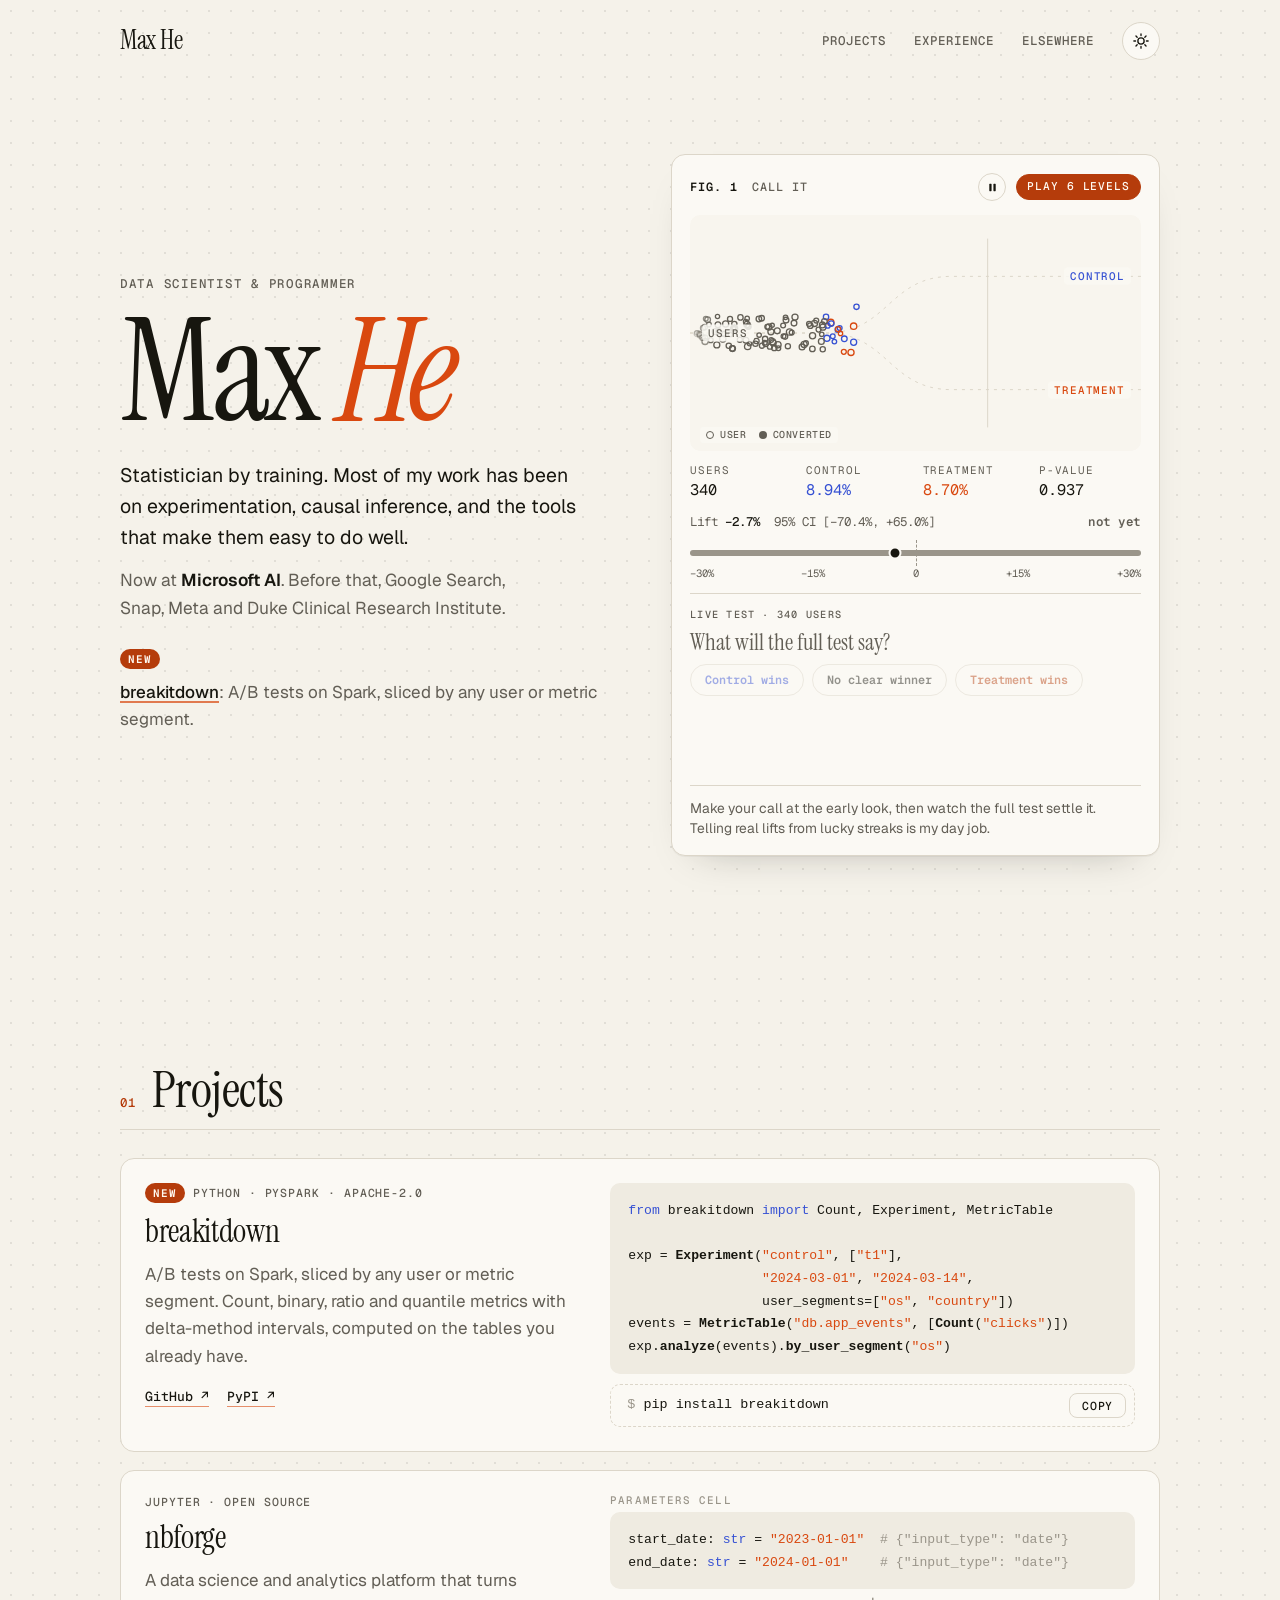
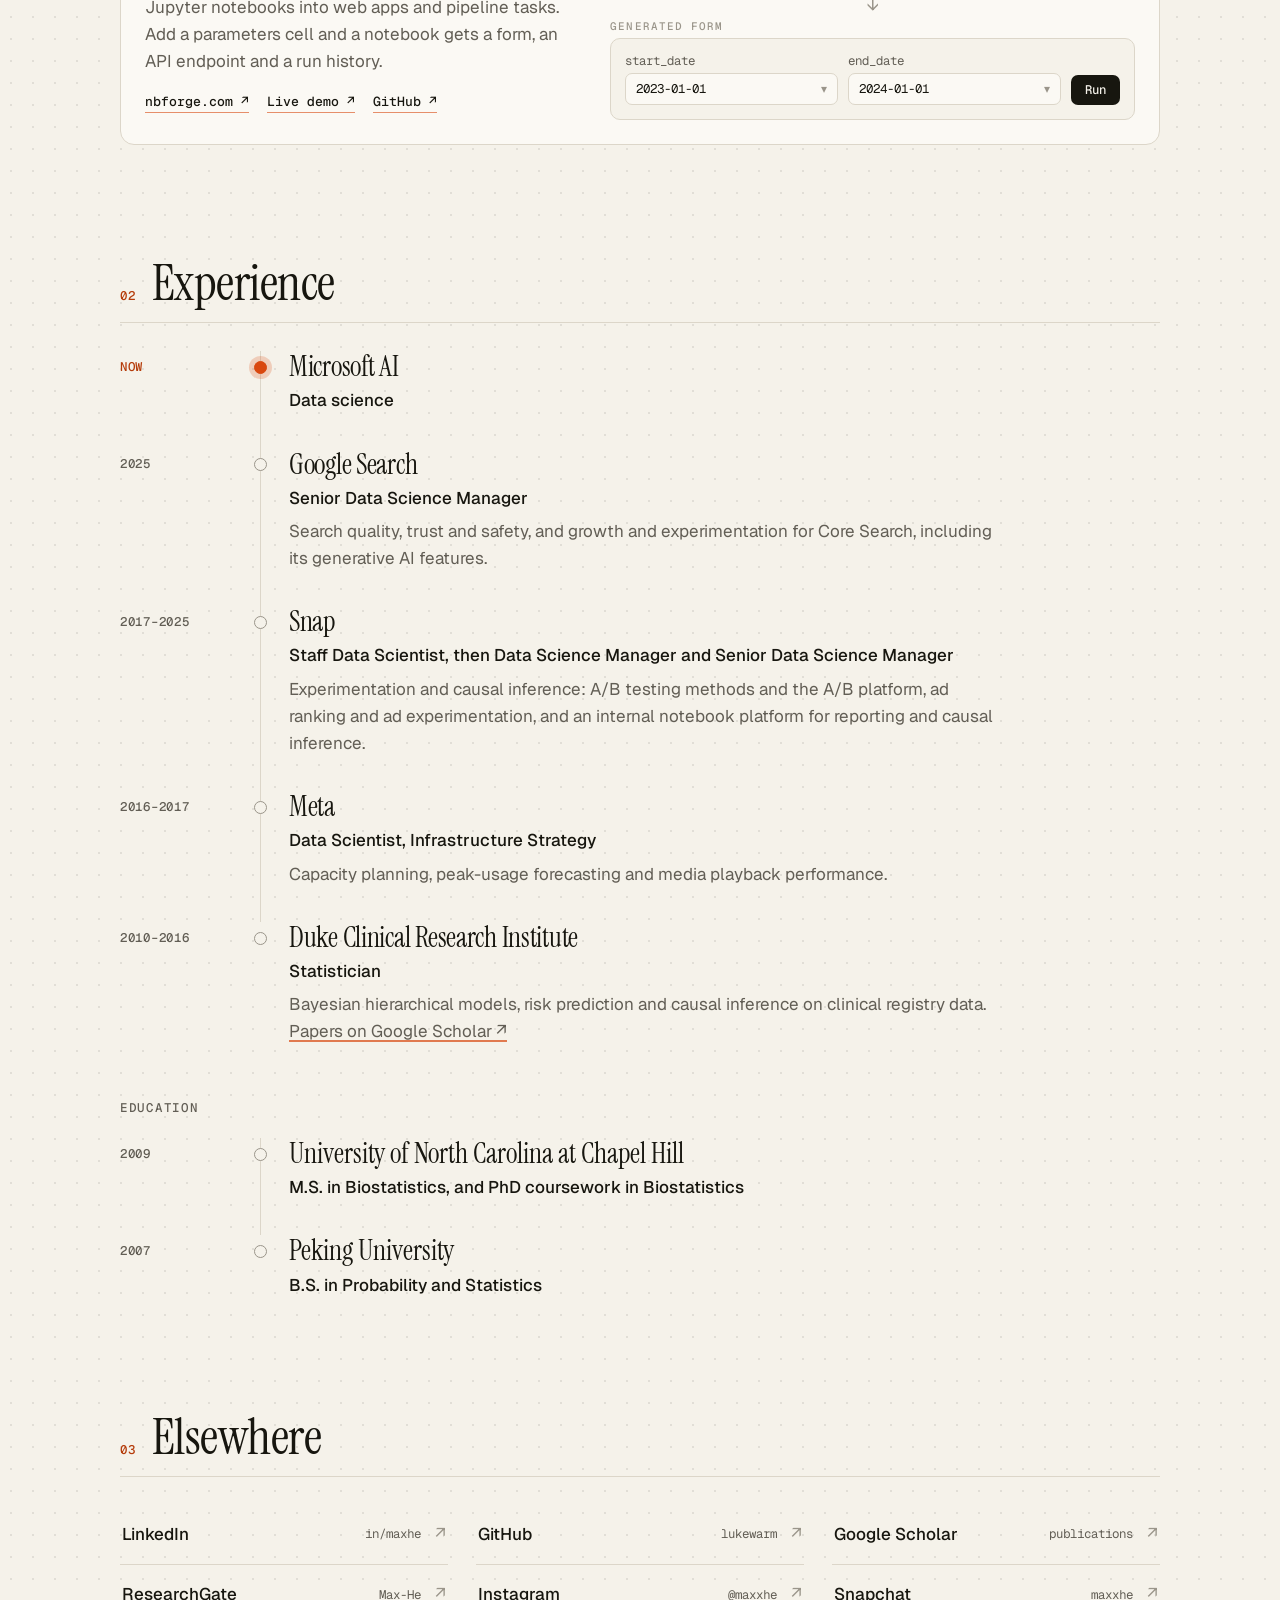
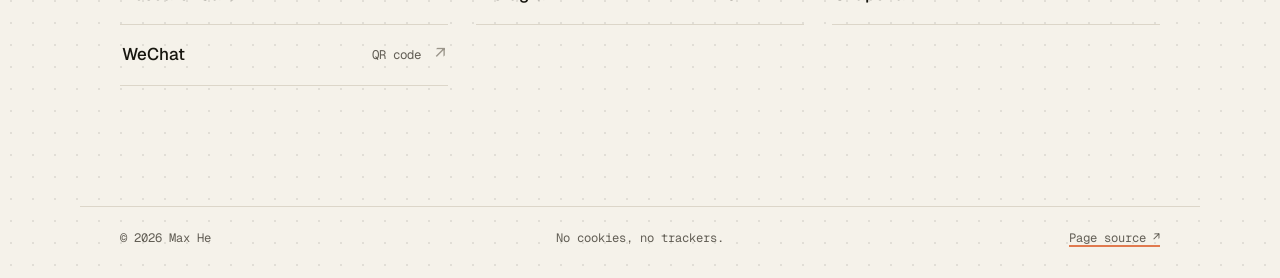
<file: index.html>
<!doctype html>
<html lang="en">
<head>
  <meta charset="utf-8">
  <meta name="viewport" content="width=device-width, initial-scale=1">
  <title>Max He · Data scientist &amp; programmer</title>
  <meta name="description" content="Max He is a data scientist and programmer at Microsoft AI, working on experimentation, A/B testing and causal inference. Formerly at Google, Snap and Meta.">
  <meta name="author" content="Max He">
  <meta name="robots" content="index, follow, max-image-preview:large, max-snippet:-1">
  <link rel="canonical" href="https://maxhe.org/">
  <meta name="color-scheme" content="light dark">
  <meta name="theme-color" content="#f5f2ea" media="(prefers-color-scheme: light)">
  <meta name="theme-color" content="#0f0f0e" media="(prefers-color-scheme: dark)">

  <meta property="og:type" content="profile">
  <meta property="og:site_name" content="Max He">
  <meta property="profile:first_name" content="Max">
  <meta property="profile:last_name" content="He">
  <meta property="og:locale" content="en_US">
  <meta property="og:url" content="https://maxhe.org/">
  <meta property="og:title" content="Max He · Data scientist &amp; programmer">
  <meta property="og:description" content="Statistician by training. Experimentation, causal inference and the tools that make them easy. Now at Microsoft AI.">
  <meta property="og:image" content="https://maxhe.org/images/og.png">
  <meta property="og:image:width" content="1200">
  <meta property="og:image:height" content="630">
  <meta property="og:image:alt" content="Max He, data scientist and programmer, with a live A/B test figure">
  <meta name="twitter:card" content="summary_large_image">
  <meta name="twitter:title" content="Max He · Data scientist &amp; programmer">
  <meta name="twitter:description" content="Statistician by training. Experimentation, causal inference and the tools that make them easy. Now at Microsoft AI.">
  <meta name="twitter:image" content="https://maxhe.org/images/og.png">

  <link rel="icon" href="/favicon.svg" type="image/svg+xml">
  <link rel="icon" href="/favicon.ico" sizes="any">
  <link rel="apple-touch-icon" href="/apple-touch-icon.png">

  <script>
    try {
      var theme = localStorage.getItem("theme");
      if (theme === "light" || theme === "dark") document.documentElement.dataset.theme = theme;
    } catch (e) {}
  </script>
  <link rel="preconnect" href="https://fonts.googleapis.com">
  <link rel="preconnect" href="https://fonts.gstatic.com" crossorigin>
  <link rel="stylesheet" href="https://fonts.googleapis.com/css2?family=Geist:wght@400;500;600&amp;family=Geist+Mono:wght@400;500;600&amp;family=Instrument+Serif:ital@0;1&amp;display=swap">
  <link rel="stylesheet" href="/assets/site.css">

  <script type="application/ld+json">
  {
    "@context": "https://schema.org",
    "@graph": [
      {
        "@type": "ProfilePage",
        "@id": "https://maxhe.org/#page",
        "url": "https://maxhe.org/",
        "name": "Max He · Data scientist & programmer",
        "inLanguage": "en",
        "dateModified": "2026-11-07",
        "mainEntity": { "@id": "https://maxhe.org/#person" },
        "isPartOf": { "@id": "https://maxhe.org/#website" }
      },
      {
        "@type": "WebSite",
        "@id": "https://maxhe.org/#website",
        "url": "https://maxhe.org/",
        "name": "Max He",
        "publisher": { "@id": "https://maxhe.org/#person" }
      },
      {
        "@type": "Person",
        "@id": "https://maxhe.org/#person",
        "name": "Max He",
        "url": "https://maxhe.org/",
        "description": "Data scientist and programmer at Microsoft AI. Statistician by training, working on experimentation, causal inference and the tools that make them easy to do well.",
        "jobTitle": "Data Scientist",
        "worksFor": { "@type": "Organization", "name": "Microsoft AI" },
        "alumniOf": [
          { "@type": "CollegeOrUniversity", "name": "University of North Carolina at Chapel Hill", "sameAs": "https://en.wikipedia.org/wiki/University_of_North_Carolina_at_Chapel_Hill" },
          { "@type": "CollegeOrUniversity", "name": "Peking University", "sameAs": "https://en.wikipedia.org/wiki/Peking_University" },
          { "@type": "Organization", "name": "Google" },
          { "@type": "Organization", "name": "Snap Inc." },
          { "@type": "Organization", "name": "Meta" },
          { "@type": "Organization", "name": "Duke Clinical Research Institute" }
        ],
        "knowsAbout": ["Experimentation", "A/B testing", "Causal inference", "Statistics", "Biostatistics", "Bayesian statistics", "Data science platforms", "Apache Spark", "Python"],
        "sameAs": [
          "https://www.linkedin.com/in/maxhe/",
          "https://github.com/lukewarm",
          "https://scholar.google.com/citations?user=_ZgzMYUAAAAJ",
          "https://www.researchgate.net/profile/Max-He",
          "https://instagram.com/maxxhe"
        ]
      },
      {
        "@type": "SoftwareSourceCode",
        "@id": "https://maxhe.org/#breakitdown",
        "name": "breakitdown",
        "description": "A/B tests on Spark, sliced by any user or metric segment. Count, binary, ratio and quantile metrics with delta-method intervals.",
        "url": "https://pypi.org/project/breakitdown/",
        "codeRepository": "https://github.com/lukewarm/breakitdown",
        "programmingLanguage": "Python",
        "runtimePlatform": "Apache Spark",
        "license": "https://www.apache.org/licenses/LICENSE-2.0",
        "author": { "@id": "https://maxhe.org/#person" }
      },
      {
        "@type": "SoftwareSourceCode",
        "@id": "https://maxhe.org/#nbforge",
        "name": "nbforge",
        "description": "A data science and analytics platform that turns Jupyter notebooks into web apps and pipeline tasks.",
        "url": "https://nbforge.com",
        "codeRepository": "https://github.com/lukewarm/nbforge",
        "programmingLanguage": ["Python", "JavaScript"],
        "license": "https://opensource.org/licenses/MIT",
        "author": { "@id": "https://maxhe.org/#person" }
      },
      {
        "@type": "Game",
        "@id": "https://maxhe.org/#play",
        "name": "Lucky Streak",
        "description": "A six-level browser game about the ways an A/B test can fool you: peeking, multiple testing, sample ratio mismatch, hidden segment effects, outliers and Twyman's law.",
        "url": "https://maxhe.org/#play",
        "author": { "@id": "https://maxhe.org/#person" }
      }
    ]
  }
  </script>
</head>
<body>
  <a class="skip" href="#main">Skip to content</a>

  <header class="top wrap">
    <a class="wordmark" href="/">Max He</a>
    <nav aria-label="Sections">
      <a href="#projects">Projects</a>
      <a href="#experience">Experience</a>
      <a href="#elsewhere">Elsewhere</a>
      <button class="theme-toggle" type="button" data-theme-toggle aria-label="Switch to dark theme">
        <svg class="sun" viewBox="0 0 24 24" fill="none" stroke="currentColor" stroke-width="1.8" stroke-linecap="round" aria-hidden="true">
          <circle cx="12" cy="12" r="4.2"/>
          <path d="M12 2.5v2.2M12 19.3v2.2M2.5 12h2.2M19.3 12h2.2M5.3 5.3l1.6 1.6M17.1 17.1l1.6 1.6M5.3 18.7l1.6-1.6M17.1 6.9l1.6-1.6"/>
        </svg>
        <svg class="moon" viewBox="0 0 24 24" fill="none" stroke="currentColor" stroke-width="1.8" stroke-linejoin="round" aria-hidden="true">
          <path d="M20.5 14.2A8.5 8.5 0 0 1 9.8 3.5a8.5 8.5 0 1 0 10.7 10.7Z"/>
        </svg>
      </button>
    </nav>
  </header>

  <main id="main" class="wrap">
    <section class="hero" aria-label="Introduction">
      <div>
        <p class="eyebrow">Data scientist &amp; programmer</p>
        <h1>Max <em>He</em></h1>
        <p class="lede">Statistician by training. Most of my work has been on experimentation, causal inference, and the tools that make them easy to do well.</p>
        <p class="lede">Now at <strong>Microsoft AI</strong>. Before that, Google Search, Snap, Meta and Duke Clinical Research Institute.</p>
        <p class="news"><span class="tag">New</span> <span><a href="#breakitdown">breakitdown</a>: A/B tests on Spark, sliced by any user or metric segment.</span></p>
      </div>

      <figure class="figure" id="play" data-game data-mode="demo" aria-labelledby="fig-caption">
        <div class="fig-head">
          <span class="fig-title"><b data-game-label>Fig. 1</b> <span data-game-title>Call it</span></span>
          <span class="fig-actions">
            <span class="hearts" data-game-hearts hidden></span>
            <span class="score" data-game-score hidden></span>
            <button class="icon-button" type="button" data-game-pause aria-pressed="false" aria-label="Pause" title="Pause" hidden>
              <svg class="pause-icon" viewBox="0 0 24 24" fill="currentColor" aria-hidden="true"><rect x="5" y="4" width="5" height="16" rx="1.2"/><rect x="14" y="4" width="5" height="16" rx="1.2"/></svg>
              <svg class="play-icon" viewBox="0 0 24 24" fill="currentColor" aria-hidden="true"><path d="M7 4.8v14.4a1 1 0 0 0 1.53.85l11.4-7.2a1 1 0 0 0 0-1.7L8.53 3.95A1 1 0 0 0 7 4.8Z"/></svg>
            </button>
            <button class="replay" type="button" data-game-start hidden>Play 6 levels</button>
          </span>
        </div>
        <div class="stage">
          <canvas role="img" aria-label="Users stream in, split into a control and a treatment group, and convert or not."></canvas>
          <div data-game-labels aria-hidden="true"></div>
          <div class="card" data-game-card hidden></div>
        </div>
        <div data-game-stats></div>
        <div class="console" data-game-console tabindex="-1">
          <noscript>
            <p class="console-brief">This figure is a game, and it needs JavaScript. Its six levels are classic ways an A/B test can fool you:
              calling a test early (peeking), one lucky metric out of twenty (multiple testing), a broken 50:50 split
              (sample ratio mismatch), a flat average hiding segments that moved (heterogeneous treatment effects),
              one big spender (outliers), and a result too good to be true (Twyman's law).</p>
          </noscript>
        </div>
        <figcaption id="fig-caption" data-game-caption>
          Make your call at the early look, then watch the full test settle it. Telling real lifts from lucky streaks is my day job.
        </figcaption>
        <p class="visually-hidden" aria-live="polite" data-game-live></p>
      </figure>
    </section>

    <section id="projects" class="section" aria-labelledby="projects-title">
      <div class="section-head"><span class="num">01</span><h2 id="projects-title">Projects</h2></div>
      <div class="projects">
        <article class="project" id="breakitdown">
          <div class="about">
            <div class="project-meta"><span class="tag">New</span>Python · PySpark · Apache-2.0</div>
            <h3>breakitdown</h3>
            <p>A/B tests on Spark, sliced by any user or metric segment. Count, binary, ratio and quantile metrics
              with delta-method intervals, computed on the tables you already have.</p>
            <div class="project-links">
              <a href="https://github.com/lukewarm/breakitdown" target="_blank" rel="noopener noreferrer">GitHub ↗</a>
              <a href="https://pypi.org/project/breakitdown/" target="_blank" rel="noopener noreferrer">PyPI ↗</a>
            </div>
          </div>
          <div class="code">
<pre><code><span class="kw">from</span> breakitdown <span class="kw">import</span> Count, Experiment, MetricTable

exp = <span class="fn">Experiment</span>(<span class="str">"control"</span>, [<span class="str">"t1"</span>],
                 <span class="str">"2024-03-01"</span>, <span class="str">"2024-03-14"</span>,
                 user_segments=[<span class="str">"os"</span>, <span class="str">"country"</span>])
events = <span class="fn">MetricTable</span>(<span class="str">"db.app_events"</span>, [<span class="fn">Count</span>(<span class="str">"clicks"</span>)])
exp.<span class="fn">analyze</span>(events).<span class="fn">by_user_segment</span>(<span class="str">"os"</span>)</code></pre>
            <div class="install">
              <code>pip install breakitdown</code>
              <button class="copy" type="button" data-copy="pip install breakitdown" aria-label="Copy the install command">Copy</button>
            </div>
          </div>
        </article>

        <article class="project" id="nbforge">
          <div class="about">
            <div class="project-meta">Jupyter · Open source</div>
            <h3>nbforge</h3>
            <p>A data science and analytics platform that turns Jupyter notebooks into web apps and pipeline tasks.
              Add a parameters cell and a notebook gets a form, an API endpoint and a run history.</p>
            <div class="project-links">
              <a href="https://nbforge.com" target="_blank" rel="noopener noreferrer">nbforge.com ↗</a>
              <a href="https://demo.nbforge.com" target="_blank" rel="noopener noreferrer">Live demo ↗</a>
              <a href="https://github.com/lukewarm/nbforge" target="_blank" rel="noopener noreferrer">GitHub ↗</a>
            </div>
          </div>
          <div class="nb-demo" role="group" aria-label="A notebook parameters cell becomes a form">
            <div>
              <p class="nb-label">Parameters cell</p>
<pre><code>start_date: <span class="kw">str</span> = <span class="str">"2023-01-01"</span>  <span class="cm"># {"input_type": "date"}</span>
end_date: <span class="kw">str</span> = <span class="str">"2024-01-01"</span>    <span class="cm"># {"input_type": "date"}</span></code></pre>
            </div>
            <span class="nb-arrow" aria-hidden="true">↓</span>
            <div>
              <p class="nb-label">Generated form</p>
              <div class="nb-form" aria-hidden="true">
                <div class="nb-field">start_date<span class="nb-input">2023-01-01 <span class="caret">▾</span></span></div>
                <div class="nb-field">end_date<span class="nb-input">2024-01-01 <span class="caret">▾</span></span></div>
                <span class="nb-run">Run</span>
              </div>
            </div>
          </div>
        </article>
      </div>
    </section>

    <section id="experience" class="section" aria-labelledby="experience-title">
      <div class="section-head"><span class="num">02</span><h2 id="experience-title">Experience</h2></div>
      <ol class="timeline">
        <li class="now">
          <span class="when">Now</span>
          <div class="what">
            <h3 class="org">Microsoft AI</h3>
            <p class="role">Data science</p>
          </div>
        </li>
        <li>
          <span class="when">2025</span>
          <div class="what">
            <h3 class="org">Google Search</h3>
            <p class="role">Senior Data Science Manager</p>
            <p class="focus">Search quality, trust and safety, and growth and experimentation for Core Search, including its generative AI features.</p>
          </div>
        </li>
        <li>
          <span class="when">2017–2025</span>
          <div class="what">
            <h3 class="org">Snap</h3>
            <p class="role">Staff Data Scientist, then Data Science Manager and Senior Data Science Manager</p>
            <p class="focus">Experimentation and causal inference: A/B testing methods and the A/B platform, ad ranking and ad experimentation, and an internal notebook platform for reporting and causal inference.</p>
          </div>
        </li>
        <li>
          <span class="when">2016–2017</span>
          <div class="what">
            <h3 class="org">Meta</h3>
            <p class="role">Data Scientist, Infrastructure Strategy</p>
            <p class="focus">Capacity planning, peak-usage forecasting and media playback performance.</p>
          </div>
        </li>
        <li>
          <span class="when">2010–2016</span>
          <div class="what">
            <h3 class="org">Duke Clinical Research Institute</h3>
            <p class="role">Statistician</p>
            <p class="focus">Bayesian hierarchical models, risk prediction and causal inference on clinical registry data.
              <a href="https://go.maxhe.org/gs" target="_blank" rel="noopener noreferrer">Papers on Google Scholar ↗</a></p>
          </div>
        </li>
      </ol>

      <h3 class="subhead">Education</h3>
      <ol class="timeline">
        <li>
          <span class="when">2009</span>
          <div class="what">
            <p class="org">University of North Carolina at Chapel Hill</p>
            <p class="role">M.S. in Biostatistics, and PhD coursework in Biostatistics</p>
          </div>
        </li>
        <li>
          <span class="when">2007</span>
          <div class="what">
            <p class="org">Peking University</p>
            <p class="role">B.S. in Probability and Statistics</p>
          </div>
        </li>
      </ol>
    </section>

    <section id="elsewhere" class="section" aria-labelledby="elsewhere-title">
      <div class="section-head"><span class="num">03</span><h2 id="elsewhere-title">Elsewhere</h2></div>
      <ul class="links">
        <li><a href="https://linkedin.com/in/maxhe" target="_blank" rel="me noopener noreferrer"><span class="name">LinkedIn</span><span class="handle">in/maxhe</span><span class="arrow" aria-hidden="true">↗</span></a></li>
        <li><a href="https://github.com/lukewarm" target="_blank" rel="me noopener noreferrer"><span class="name">GitHub</span><span class="handle">lukewarm</span><span class="arrow" aria-hidden="true">↗</span></a></li>
        <li><a href="https://go.maxhe.org/gs" target="_blank" rel="me noopener noreferrer"><span class="name">Google Scholar</span><span class="handle">publications</span><span class="arrow" aria-hidden="true">↗</span></a></li>
        <li><a href="https://www.researchgate.net/profile/Max-He" target="_blank" rel="me noopener noreferrer"><span class="name">ResearchGate</span><span class="handle">Max-He</span><span class="arrow" aria-hidden="true">↗</span></a></li>
        <li><a href="https://instagram.com/maxxhe" target="_blank" rel="me noopener noreferrer"><span class="name">Instagram</span><span class="handle">@maxxhe</span><span class="arrow" aria-hidden="true">↗</span></a></li>
        <li><a href="https://snapchat.com/add/maxxhe" target="_blank" rel="me noopener noreferrer"><span class="name">Snapchat</span><span class="handle">maxxhe</span><span class="arrow" aria-hidden="true">↗</span></a></li>
        <li><a href="/images/wechat_qr.jpg" data-open-wechat><span class="name">WeChat</span><span class="handle">QR code</span><span class="arrow" aria-hidden="true">↗</span></a></li>
      </ul>
    </section>
  </main>

  <footer class="foot wrap">
    <span>© <span data-year>2026</span> Max He</span>
    <span>No cookies, no trackers.</span>
    <a href="https://github.com/lukewarm/lukewarm.github.io" target="_blank" rel="noopener noreferrer">Page source ↗</a>
  </footer>

  <dialog id="wechat" aria-labelledby="wechat-title">
    <h2 id="wechat-title" class="visually-hidden">WeChat</h2>
    <img src="/images/wechat_qr.jpg" alt="WeChat QR code for Max He" width="548" height="549" loading="lazy">
    <p>Scan with WeChat to connect.</p>
    <form method="dialog"><button type="submit">Close</button></form>
  </dialog>

  <script src="/assets/site.js" defer></script>
  <script src="/assets/game.js" defer></script>
</body>
</html>
</file>
<file: assets/site.css>
/* maxhe.org: paper and ink, with one live experiment. */

:root {
  --paper: #f5f2ea;
  --surface: #fbf9f4;
  --ink: #17160f;
  --muted: #625e55;
  --faint: #9a958a;
  --rule: #dcd6c9;
  --code: #efebe1;
  --control: #3651d3;
  --treatment: #d9480f;
  --accent: #d9480f;
  --accent-text: #b53c0b; /* the accent, dark enough for small text (AA) */
  --good: #237032;
  --bad: #c92a2a;
  --on-accent: #fffaf2;

  --serif: "Instrument Serif", ui-serif, Georgia, "Times New Roman", serif;
  --sans: "Geist", ui-sans-serif, system-ui, -apple-system, "Segoe UI", Roboto, sans-serif;
  --mono: "Geist Mono", ui-monospace, "SFMono-Regular", Menlo, Consolas, monospace;
  --radius: 14px;
  --gutter: clamp(16px, 4vw, 40px);
  --max: 1120px;
  color-scheme: light;
}

@media (prefers-color-scheme: dark) {
  :root:not([data-theme="light"]) {
    --paper: #0f0f0e;
    --surface: #171715;
    --ink: #ede8dc;
    --muted: #a39f94;
    --faint: #6f6b63;
    --rule: #2c2b27;
    --code: #1e1d1a;
    --control: #8fa3ff;
    --treatment: #ff8b4f;
    --accent: #ff8b4f;
    --accent-text: #ff8b4f;
    --good: #69db7c;
    --bad: #ff8787;
    --on-accent: #17160f;
    color-scheme: dark;
  }
}

:root[data-theme="dark"] {
  --paper: #0f0f0e;
  --surface: #171715;
  --ink: #ede8dc;
  --muted: #a39f94;
  --faint: #6f6b63;
  --rule: #2c2b27;
  --code: #1e1d1a;
  --control: #8fa3ff;
  --treatment: #ff8b4f;
  --accent: #ff8b4f;
  --accent-text: #ff8b4f;
  --good: #69db7c;
  --bad: #ff8787;
  --on-accent: #17160f;
  color-scheme: dark;
}

*,
*::before,
*::after {
  box-sizing: border-box;
}

html {
  scroll-behavior: smooth;
  -webkit-text-size-adjust: 100%;
}

body {
  margin: 0;
  background-color: var(--paper);
  background-image: radial-gradient(color-mix(in oklab, var(--ink) 9%, transparent) 1px, transparent 1.2px);
  background-size: 22px 22px;
  color: var(--ink);
  font: 400 17px/1.6 var(--sans);
  -webkit-font-smoothing: antialiased;
  text-rendering: optimizeLegibility;
}

a {
  color: inherit;
  text-decoration-color: color-mix(in oklab, var(--accent) 70%, transparent);
  text-decoration-thickness: 1.5px;
  text-underline-offset: 3px;
}

a:hover {
  text-decoration-color: var(--accent);
}

:focus-visible {
  outline: 2px solid var(--accent);
  outline-offset: 3px;
  border-radius: 4px;
}

.skip {
  position: absolute;
  left: var(--gutter);
  top: -60px;
  padding: 8px 14px;
  background: var(--ink);
  color: var(--paper);
  border-radius: 8px;
  z-index: 10;
}

.skip:focus {
  top: 12px;
}

.visually-hidden {
  position: absolute;
  width: 1px;
  height: 1px;
  margin: -1px;
  padding: 0;
  overflow: hidden;
  clip: rect(0 0 0 0);
  white-space: nowrap;
  border: 0;
}

.wrap {
  width: 100%;
  max-width: var(--max);
  margin: 0 auto;
  padding: 0 var(--gutter);
}

/* ------------------------------------------------------------------ header */

.top {
  display: flex;
  align-items: center;
  justify-content: space-between;
  gap: 16px;
  padding-top: 22px;
  padding-bottom: 22px;
}

.wordmark {
  font: 400 1.6rem/1 var(--serif);
  text-decoration: none;
  letter-spacing: -0.01em;
}

.top nav {
  display: flex;
  align-items: center;
  gap: clamp(12px, 3vw, 28px);
  font: 500 0.78rem/1 var(--mono);
  letter-spacing: 0.08em;
  text-transform: uppercase;
}

.top nav a {
  text-decoration: none;
  color: var(--muted);
}

.top nav a:hover {
  color: var(--ink);
}

.theme-toggle {
  display: inline-grid;
  place-items: center;
  width: 38px;
  height: 38px;
  border: 1px solid var(--rule);
  border-radius: 999px;
  background: var(--surface);
  color: var(--ink);
  cursor: pointer;
}

.theme-toggle svg {
  width: 18px;
  height: 18px;
}

.theme-toggle .moon,
:root[data-theme="dark"] .theme-toggle .sun {
  display: none;
}

:root[data-theme="dark"] .theme-toggle .moon {
  display: block;
}

@media (prefers-color-scheme: dark) {
  :root:not([data-theme="light"]) .theme-toggle .sun {
    display: none;
  }

  :root:not([data-theme="light"]) .theme-toggle .moon {
    display: block;
  }
}

/* -------------------------------------------------------------------- hero */

.hero {
  display: grid;
  grid-template-columns: minmax(0, 1fr) minmax(0, 1.02fr);
  gap: clamp(32px, 6vw, 72px);
  align-items: center;
  padding-top: clamp(28px, 6vw, 72px);
  padding-bottom: clamp(48px, 8vw, 96px);
}

.eyebrow {
  margin: 0 0 18px;
  font: 500 0.78rem/1.2 var(--mono);
  letter-spacing: 0.14em;
  text-transform: uppercase;
  color: var(--muted);
}

h1 {
  margin: 0;
  font: 400 clamp(4.2rem, 12vw, 9rem)/0.86 var(--serif);
  letter-spacing: -0.025em;
}

h1 em {
  color: var(--accent);
}

.lede {
  max-width: 36ch;
  margin: 26px 0 0;
  font-size: clamp(1.08rem, 1.6vw, 1.22rem);
}

.lede + .lede {
  margin-top: 14px;
  color: var(--muted);
  font-size: clamp(1rem, 1.4vw, 1.08rem);
}

.lede strong {
  font-weight: 600;
  color: var(--ink);
}

.news {
  display: flex;
  flex-wrap: wrap;
  align-items: baseline;
  gap: 10px;
  margin: 26px 0 0;
  color: var(--muted);
}

.tag {
  display: inline-block;
  padding: 3px 8px 2px;
  border-radius: 999px;
  background: var(--accent-text);
  color: var(--on-accent);
  font: 600 0.68rem/1.4 var(--mono);
  letter-spacing: 0.1em;
  text-transform: uppercase;
}

.news a {
  color: var(--ink);
  font-weight: 500;
}

/* ------------------------------------------------------------- the figure */

.figure {
  margin: 0;
  padding: 18px 18px 16px;
  scroll-margin-top: 16px;
  background: var(--surface);
  border: 1px solid var(--rule);
  border-radius: var(--radius);
  box-shadow: 0 1px 0 color-mix(in oklab, var(--ink) 4%, transparent), 0 18px 40px -28px color-mix(in oklab, var(--ink) 35%, transparent);
}

.fig-head {
  display: flex;
  align-items: center;
  justify-content: space-between;
  gap: 12px;
  font: 500 0.74rem/1 var(--mono);
  letter-spacing: 0.08em;
  text-transform: uppercase;
  color: var(--muted);
}

.fig-head b {
  color: var(--ink);
  font-weight: 600;
}

.replay {
  display: inline-flex;
  align-items: center;
  gap: 6px;
  padding: 6px 10px;
  border: 1px solid var(--rule);
  border-radius: 999px;
  background: transparent;
  color: var(--ink);
  font: 500 0.7rem/1 var(--mono);
  letter-spacing: 0.08em;
  text-transform: uppercase;
  cursor: pointer;
}

.replay:hover {
  border-color: var(--ink);
}

.stage {
  position: relative;
  margin: 14px 0 12px;
  height: clamp(190px, 22vw, 236px);
  border-radius: 10px;
  background: color-mix(in oklab, var(--paper) 55%, var(--surface));
  overflow: hidden;
}

.stage canvas {
  display: block;
  width: 100%;
  height: 100%;
}

.lane {
  position: absolute;
  right: 10px;
  transform: translateY(-50%);
  padding: 3px 6px;
  border-radius: 4px;
  background: color-mix(in oklab, var(--surface) 85%, transparent);
  font: 500 0.68rem/1 var(--mono);
  letter-spacing: 0.08em;
  text-transform: uppercase;
}

.lane.control {
  top: 26%;
  color: var(--control);
}

.lane.treatment {
  top: 74%;
  color: var(--treatment);
}

.lane.users {
  left: 12px;
  right: auto;
  top: 50%;
  color: var(--muted);
}

.readout {
  display: grid;
  grid-template-columns: repeat(4, minmax(0, 1fr));
  gap: 10px 14px;
  margin: 0;
  font: 400 0.8rem/1.3 var(--mono);
  font-variant-numeric: tabular-nums;
}

.readout div {
  min-width: 0;
}

.readout dt {
  color: var(--muted);
  font-size: 0.68rem;
  letter-spacing: 0.08em;
  text-transform: uppercase;
}

.readout dd {
  margin: 3px 0 0;
  color: var(--ink);
  font-size: 0.95rem;
  white-space: nowrap;
}

.readout .control-value {
  color: var(--control);
}

.readout .treatment-value {
  color: var(--treatment);
}

.ci {
  margin-top: 14px;
}

.ci-row {
  display: flex;
  flex-wrap: wrap;
  align-items: baseline;
  justify-content: space-between;
  gap: 2px 12px;
  font: 400 0.78rem/1.3 var(--mono);
  font-variant-numeric: tabular-nums;
  color: var(--muted);
}

.ci-row strong {
  color: var(--ink);
  font-weight: 500;
}

.verdict {
  font-weight: 600;
  letter-spacing: 0.04em;
  white-space: nowrap;
}

.verdict[data-kind="up"] {
  color: var(--good);
}

.verdict[data-kind="down"] {
  color: var(--bad);
}

.track {
  position: relative;
  height: 30px;
  margin-top: 8px;
}

.track::before {
  /* the axis */
  content: "";
  position: absolute;
  left: 0;
  right: 0;
  top: 50%;
  border-top: 1px solid var(--rule);
}

.zero {
  position: absolute;
  left: 50%;
  top: 2px;
  bottom: 2px;
  border-left: 1.5px dashed var(--faint);
}

.interval {
  position: absolute;
  top: 50%;
  height: 6px;
  border-radius: 3px;
  background: var(--faint);
  transform: translateY(-50%);
  transition: left 0.18s linear, width 0.18s linear, background-color 0.3s;
}

.point {
  position: absolute;
  top: 50%;
  width: 13px;
  height: 13px;
  border-radius: 50%;
  background: var(--ink);
  border: 2px solid var(--surface);
  opacity: 0;
  transform: translate(-50%, -50%);
  transition: left 0.18s linear;
}

.ci[data-kind="up"] .interval {
  background: var(--good);
}

.ci[data-kind="down"] .interval {
  background: var(--bad);
}

.ticks {
  display: flex;
  justify-content: space-between;
  font: 400 0.66rem/1 var(--mono);
  color: var(--muted);
}

.figure figcaption {
  margin-top: 14px;
  padding-top: 12px;
  border-top: 1px solid var(--rule);
  font-size: 0.86rem;
  line-height: 1.5;
  color: var(--muted);
}

.truth-mark {
  /* where the true lift was, shown when a run ends */
  position: absolute;
  top: 2px;
  bottom: 2px;
  width: 3px;
  margin-left: -1.5px;
  border-radius: 2px;
  background: var(--accent);
  opacity: 0;
  transition: opacity 0.4s ease;
}

.legend {
  position: absolute;
  left: 10px;
  bottom: 8px;
  display: flex;
  align-items: center;
  gap: 6px;
  padding: 3px 6px;
  border-radius: 4px;
  background: color-mix(in oklab, var(--surface) 85%, transparent);
  font: 500 0.62rem/1 var(--mono);
  letter-spacing: 0.06em;
  text-transform: uppercase;
  color: var(--muted);
}

.legend i {
  display: inline-block;
  width: 8px;
  height: 8px;
  border-radius: 50%;
}

.legend .ring {
  border: 1.4px solid var(--muted);
}

.legend .dot {
  margin-left: 6px;
  background: var(--muted);
}

/* ----------------------------------------------------------------- sections */

.section {
  padding-top: clamp(56px, 9vw, 112px);
}

.section-head {
  display: flex;
  align-items: baseline;
  gap: 16px;
  margin-bottom: 28px;
  padding-bottom: 14px;
  border-bottom: 1px solid var(--rule);
}

.section-head .num {
  font: 500 0.78rem/1 var(--mono);
  color: var(--accent-text);
  letter-spacing: 0.08em;
}

h2 {
  margin: 0;
  font: 400 clamp(2.2rem, 5vw, 3.2rem)/1 var(--serif);
  letter-spacing: -0.01em;
}

h3 {
  margin: 0;
  font: 400 2rem/1.05 var(--serif);
  letter-spacing: -0.01em;
}

/* ---------------------------------------------------------------- projects */

.projects {
  display: grid;
  gap: 18px;
}

.project {
  display: grid;
  grid-template-columns: minmax(0, 0.9fr) minmax(0, 1.1fr);
  gap: 18px 36px;
  align-items: start;
  padding: 24px;
  background: var(--surface);
  border: 1px solid var(--rule);
  border-radius: var(--radius);
}

.project .about {
  display: flex;
  flex-direction: column;
  gap: 12px;
}

.project p {
  margin: 0;
  color: var(--muted);
}

.project-meta {
  font: 500 0.72rem/1.2 var(--mono);
  letter-spacing: 0.08em;
  text-transform: uppercase;
  color: var(--muted);
}

.project-meta .tag {
  margin-right: 8px;
}

.project-links {
  display: flex;
  flex-wrap: wrap;
  gap: 8px 18px;
  padding-top: 6px;
  font: 500 0.82rem/1.4 var(--mono);
}

.project-links a {
  text-decoration: none;
  border-bottom: 1.5px solid color-mix(in oklab, var(--accent) 60%, transparent);
}

.project-links a:hover {
  border-bottom-color: var(--accent);
}

.code {
  min-width: 0;
}

pre {
  margin: 0;
  padding: 16px 18px;
  overflow-x: auto;
  background: var(--code);
  border-radius: 10px;
  font: 400 0.82rem/1.65 var(--mono);
  tab-size: 4;
}

pre .kw {
  color: var(--control);
}

pre .str {
  color: var(--treatment);
}

pre .fn {
  font-weight: 600;
}

pre .cm {
  color: var(--faint);
}

.install {
  display: flex;
  align-items: center;
  justify-content: space-between;
  gap: 12px;
  margin-top: 10px;
  padding: 8px 8px 8px 16px;
  border: 1px dashed var(--rule);
  border-radius: 10px;
  font: 400 0.84rem/1.4 var(--mono);
  min-width: 0;
}

.install code {
  overflow-x: auto;
  white-space: nowrap;
}

.install code::before {
  content: "$ ";
  color: var(--faint);
}

.copy {
  flex: none;
  padding: 6px 12px;
  border: 1px solid var(--rule);
  border-radius: 8px;
  background: var(--surface);
  color: var(--ink);
  font: 500 0.72rem/1 var(--mono);
  letter-spacing: 0.06em;
  text-transform: uppercase;
  cursor: pointer;
}

.copy:hover {
  border-color: var(--ink);
}

/* nbforge: a parameters cell becomes a form */
.nb-demo {
  display: grid;
  gap: 6px;
  min-width: 0;
}

.nb-demo > div {
  min-width: 0; /* let the code block scroll instead of widening the page */
}

.project .nb-label {
  margin: 0 0 6px;
  font: 500 0.68rem/1 var(--mono);
  letter-spacing: 0.1em;
  text-transform: uppercase;
  color: var(--faint);
}

.nb-arrow {
  justify-self: center;
  font: 400 1.2rem/1 var(--mono);
  color: var(--faint);
}

.nb-form {
  display: grid;
  grid-template-columns: minmax(0, 1fr) minmax(0, 1fr) auto;
  align-items: end;
  gap: 10px;
  padding: 14px;
  border: 1px solid var(--rule);
  border-radius: 10px;
  background: var(--paper);
  font: 400 0.78rem/1.3 var(--mono);
}

.nb-field {
  display: grid;
  gap: 4px;
  color: var(--muted);
}

.nb-input {
  display: flex;
  justify-content: space-between;
  padding: 7px 10px;
  border: 1px solid var(--rule);
  border-radius: 7px;
  background: var(--surface);
  color: var(--ink);
}

.nb-input .caret {
  color: var(--faint);
}

.nb-run {
  justify-self: start;
  padding: 7px 14px;
  border-radius: 7px;
  background: var(--ink);
  color: var(--paper);
  font-weight: 500;
}

/* -------------------------------------------------------------- experience */

.timeline {
  margin: 0;
  padding: 0;
  list-style: none;
}

.timeline li {
  display: grid;
  grid-template-columns: 112px minmax(0, 1fr);
  gap: 4px 28px;
}

.timeline .when {
  padding-top: 0.55rem;
  font: 500 0.78rem/1.2 var(--mono);
  letter-spacing: 0.06em;
  color: var(--muted);
  font-variant-numeric: tabular-nums;
}

.timeline li.now .when {
  color: var(--accent-text);
  text-transform: uppercase;
}

.timeline .what {
  position: relative;
  padding: 0 0 34px 28px;
  border-left: 1.5px solid var(--rule);
}

.timeline li:last-child .what {
  padding-bottom: 0;
  border-left-color: transparent;
}

.timeline .what::before {
  /* the stop on the line */
  content: "";
  position: absolute;
  left: -7.5px;
  top: 0.62rem;
  width: 13px;
  height: 13px;
  border-radius: 50%;
  background: var(--paper);
  border: 1.5px solid var(--faint);
}

.timeline li.now .what::before {
  background: var(--accent);
  border-color: var(--accent);
  box-shadow: 0 0 0 5px color-mix(in oklab, var(--accent) 22%, transparent);
}

.timeline .org {
  margin: 0;
  font: 400 1.75rem/1.15 var(--serif);
}

.timeline .role {
  margin: 4px 0 0;
  font-weight: 500;
}

.timeline .focus {
  max-width: 64ch;
  margin: 6px 0 0;
  color: var(--muted);
}

.subhead {
  margin: 56px 0 24px;
  font: 500 0.78rem/1 var(--mono);
  letter-spacing: 0.14em;
  text-transform: uppercase;
  color: var(--muted);
}

/* --------------------------------------------------------------- elsewhere */

.links {
  display: grid;
  grid-template-columns: repeat(3, minmax(0, 1fr));
  gap: 0 28px;
  margin: 0;
  padding: 0;
  list-style: none;
}

.links a {
  display: flex;
  align-items: center;
  gap: 14px;
  padding: 16px 2px;
  border-bottom: 1px solid var(--rule);
  text-decoration: none;
}

.links .name {
  font-weight: 500;
}

.links .handle {
  margin-left: auto;
  font: 400 0.78rem/1 var(--mono);
  color: var(--muted);
  white-space: nowrap;
  overflow: hidden;
  text-overflow: ellipsis;
}

.links .arrow {
  flex: none;
  color: var(--faint);
  transition: transform 0.18s ease, color 0.18s ease;
}

.links a:hover .arrow {
  color: var(--accent);
  transform: translate(2px, -2px);
}

/* ------------------------------------------------------------------ footer */

.foot {
  display: flex;
  flex-wrap: wrap;
  justify-content: space-between;
  gap: 10px 24px;
  margin-top: clamp(64px, 10vw, 120px);
  padding-top: 22px;
  padding-bottom: 40px;
  border-top: 1px solid var(--rule);
  font: 400 0.76rem/1.5 var(--mono);
  color: var(--muted);
}

.foot a {
  color: var(--muted);
}

/* ------------------------------------------------------------------ dialog */

dialog {
  width: min(360px, calc(100vw - 32px));
  padding: 22px;
  border: 1px solid var(--rule);
  border-radius: var(--radius);
  background: var(--surface);
  color: var(--ink);
  text-align: center;
}

dialog::backdrop {
  background: color-mix(in oklab, #000 45%, transparent);
  backdrop-filter: blur(3px);
}

dialog img {
  display: block;
  width: 100%;
  height: auto;
  border-radius: 10px;
}

dialog p {
  margin: 14px 0;
  color: var(--muted);
  font-size: 0.92rem;
}

dialog button {
  padding: 8px 16px;
  border: 1px solid var(--rule);
  border-radius: 999px;
  background: transparent;
  color: var(--ink);
  font: 500 0.75rem/1 var(--mono);
  letter-spacing: 0.08em;
  text-transform: uppercase;
  cursor: pointer;
}

/* ----------------------------------------------------------------- 404 page */

.notfound {
  min-height: 70vh;
  display: flex;
  flex-direction: column;
  justify-content: center;
  padding-top: 40px;
  padding-bottom: 40px;
}

.notfound h1 {
  font-size: clamp(4.5rem, 16vw, 10rem);
}

.notfound .lede {
  max-width: 38ch;
}

.button {
  align-self: flex-start;
  margin-top: 28px;
  padding: 10px 18px;
  border-radius: 999px;
  background: var(--ink);
  color: var(--paper);
  font: 500 0.8rem/1 var(--mono);
  letter-spacing: 0.06em;
  text-transform: uppercase;
  text-decoration: none;
}

/* ----------------------------------------------------- Fig. 1: the game */

.fig-head {
  flex-wrap: wrap;
  row-gap: 8px;
}

.fig-title b {
  margin-right: 6px;
}

.fig-actions {
  display: inline-flex;
  align-items: center;
  gap: 10px;
}

.hearts {
  color: var(--bad);
  font-size: 0.9rem;
  letter-spacing: 0.06em;
}

.score {
  color: var(--ink);
  letter-spacing: 0.06em;
}

.hearts[hidden],
.score[hidden],
.icon-button[hidden],
.replay[hidden],
.card[hidden] {
  display: none;
}

/* pauses the animation */
.icon-button {
  display: inline-grid;
  place-items: center;
  width: 28px;
  height: 28px;
  padding: 0;
  border: 1px solid var(--rule);
  border-radius: 50%;
  background: transparent;
  color: var(--ink);
  cursor: pointer;
}

.icon-button:hover {
  border-color: var(--ink);
}

.icon-button svg {
  width: 11px;
  height: 11px;
}

.icon-button .play-icon,
.icon-button[aria-pressed="true"] .pause-icon {
  display: none;
}

.icon-button[aria-pressed="true"] .play-icon {
  display: block;
}

.figure[data-mode="demo"] .replay {
  border-color: var(--accent-text);
  background: var(--accent-text);
  color: var(--on-accent);
}

.figure[data-mode="demo"] .replay:hover {
  border-color: var(--ink);
  background: var(--ink);
  color: var(--paper);
}

/* a level's title card, and the final score, over the stage */
.card {
  position: absolute;
  inset: 0;
  z-index: 2;
  display: flex;
  flex-direction: column;
  align-items: center;
  justify-content: center;
  gap: 8px;
  padding: 16px;
  background: color-mix(in oklab, var(--surface) 88%, transparent);
  backdrop-filter: blur(3px);
  text-align: center;
  animation: card-in 0.35s ease-out;
}

@keyframes card-in {
  from {
    opacity: 0;
    transform: scale(0.98);
  }
}

.card-label {
  font: 500 0.64rem/1.2 var(--mono);
  letter-spacing: 0.12em;
  text-transform: uppercase;
  color: var(--muted);
}

.card-title {
  font: 400 clamp(1.9rem, 4vw, 2.4rem)/1 var(--serif);
}

.card-text {
  max-width: 34ch;
  font-size: 0.95rem;
  line-height: 1.4;
}

.card-squares {
  font-size: 1.1rem;
  letter-spacing: 0.14em;
}

.card .choice {
  margin-top: 6px;
}

.card-note {
  font: 400 0.68rem/1.3 var(--mono);
  color: var(--muted);
}

/* the question, the choices and the verdict, under the numbers */
.console {
  display: grid;
  align-content: start;
  gap: 9px;
  min-height: 178px;
  margin-top: 14px;
  padding-top: 14px;
  border-top: 1px solid var(--rule);
}

.console p {
  margin: 0;
}

.console-label {
  font: 500 0.64rem/1.3 var(--mono);
  letter-spacing: 0.12em;
  text-transform: uppercase;
  color: var(--muted);
}

.console-question {
  font: 400 1.42rem/1.12 var(--serif);
}

.console-question.waiting {
  color: var(--muted);
}

.console-brief {
  max-width: 54ch;
  font-size: 0.95rem;
  line-height: 1.45;
}

.console:focus {
  outline: none;  /* it only holds focus between one set of buttons and the next */
}

.choices,
.actions {
  display: flex;
  flex-wrap: wrap;
  gap: 8px;
}

.choice {
  padding: 9px 14px;
  border: 1.5px solid var(--rule);
  border-radius: 999px;
  background: var(--surface);
  color: var(--ink);
  font: 600 0.74rem/1 var(--mono);
  cursor: pointer;
}

.choice:hover {
  border-color: currentColor;
}

.choice[data-tone="control"] {
  color: var(--control);
}

.choice[data-tone="treatment"] {
  color: var(--accent-text);
}

.choice[data-tone="good"] {
  color: var(--good);
}

.choice[data-tone="bad"] {
  color: var(--bad);
}

.choice:disabled {
  opacity: 0.45;
  cursor: default;
}

.choice:disabled:hover {
  border-color: var(--rule);
}

.choice[aria-pressed="true"],
.choice[aria-pressed="true"]:hover {
  opacity: 1;
  border-color: currentColor;
  background: color-mix(in oklab, currentColor 12%, var(--surface));
}

.choice.primary {
  border-color: var(--ink);
  background: var(--ink);
  color: var(--paper);
}

.choice.primary:hover {
  border-color: var(--accent-text);
  background: var(--accent-text);
  color: var(--on-accent);
}

.console-foot {
  display: flex;
  align-items: center;
  gap: 10px;
  min-height: 12px;
}

.timer {
  display: block;
  flex: 0 0 auto;
  width: min(160px, 40%);
  height: 3px;
  border-radius: 2px;
  background: var(--rule);
  overflow: hidden;
}

.timer span {
  display: block;
  height: 100%;
  background: var(--accent);
  transform-origin: left center;
}

.console-note {
  font: 400 0.66rem/1.2 var(--mono);
  color: var(--muted);
}

.result-head {
  display: flex;
  align-items: center;
  gap: 10px;
  min-height: 21px;
}

.badge {
  padding: 4px 9px 3px;
  border-radius: 999px;
  background: var(--bad);
  color: var(--surface);
  font: 600 0.66rem/1.2 var(--mono);
  letter-spacing: 0.08em;
  text-transform: uppercase;
}

.figure[data-correct="true"] .badge {
  background: var(--good);
}

.points {
  font: 500 0.72rem/1 var(--mono);
  color: var(--ink);
}

.result-title {
  font: 400 1.65rem/1 var(--serif);
}

.result-message {
  max-width: 52ch;
  font-weight: 500;
  line-height: 1.38;
}

.result-detail {
  font: 400 0.68rem/1.45 var(--mono);
  color: var(--muted);
}

.result-note {
  font: 500 0.7rem/1.45 var(--mono);
  color: var(--accent-text);
}

.result-foot {
  display: flex;
  flex-wrap: wrap;
  align-items: center;
  justify-content: space-between;
  gap: 10px 16px;
  margin-top: 3px;
}

.result-lesson {
  flex: 1 1 220px;
  padding-left: 10px;
  border-left: 2px solid var(--accent);
  font-size: 0.84rem;
  line-height: 1.4;
  color: var(--muted);
}

.result-foot .choice {
  margin-left: auto;
}

.interval-early {
  /* the early look's interval, left on the track for comparison */
  position: absolute;
  top: 50%;
  height: 14px;
  border: 1px dashed var(--faint);
  border-radius: 7px;
  background: color-mix(in oklab, var(--faint) 22%, transparent);
  opacity: 0;
  transform: translateY(-50%);
  transition: opacity 0.3s ease;
}

/* -------------------------------------------------------------- responsive */

@media (max-width: 900px) {
  .hero,
  .project {
    grid-template-columns: minmax(0, 1fr);
  }

  .links {
    grid-template-columns: repeat(2, minmax(0, 1fr));
  }
}

@media (max-width: 640px) {
  body {
    font-size: 16px;
  }

  .top nav a {
    display: none;
  }

  .readout {
    grid-template-columns: repeat(2, minmax(0, 1fr));
  }

  .stage {
    height: 228px;
  }

  .console-question {
    font-size: 1.28rem;
  }

  .console {
    min-height: 0;
  }

  .choice {
    padding: 11px 16px;
  }

  .icon-button {
    width: 32px;
    height: 32px;
  }

  .ci-label {
    display: none;
  }

  .project {
    padding: 20px 18px;
  }

  .nb-form {
    grid-template-columns: minmax(0, 1fr);
  }

  .timeline li {
    grid-template-columns: minmax(0, 1fr);
    gap: 0;
  }

  .timeline .when {
    padding: 0 0 6px 28px;
    border-left: 1.5px solid var(--rule);
  }

  .timeline li:first-child .when {
    border-left-color: transparent;
  }

  .timeline .what::before {
    top: 0.5rem;
  }

  .links {
    grid-template-columns: minmax(0, 1fr);
  }
}

@media (prefers-reduced-motion: reduce) {
  html {
    scroll-behavior: auto;
  }

  *,
  *::before,
  *::after {
    transition: none !important;
    animation: none !important;
  }
}
</file>
